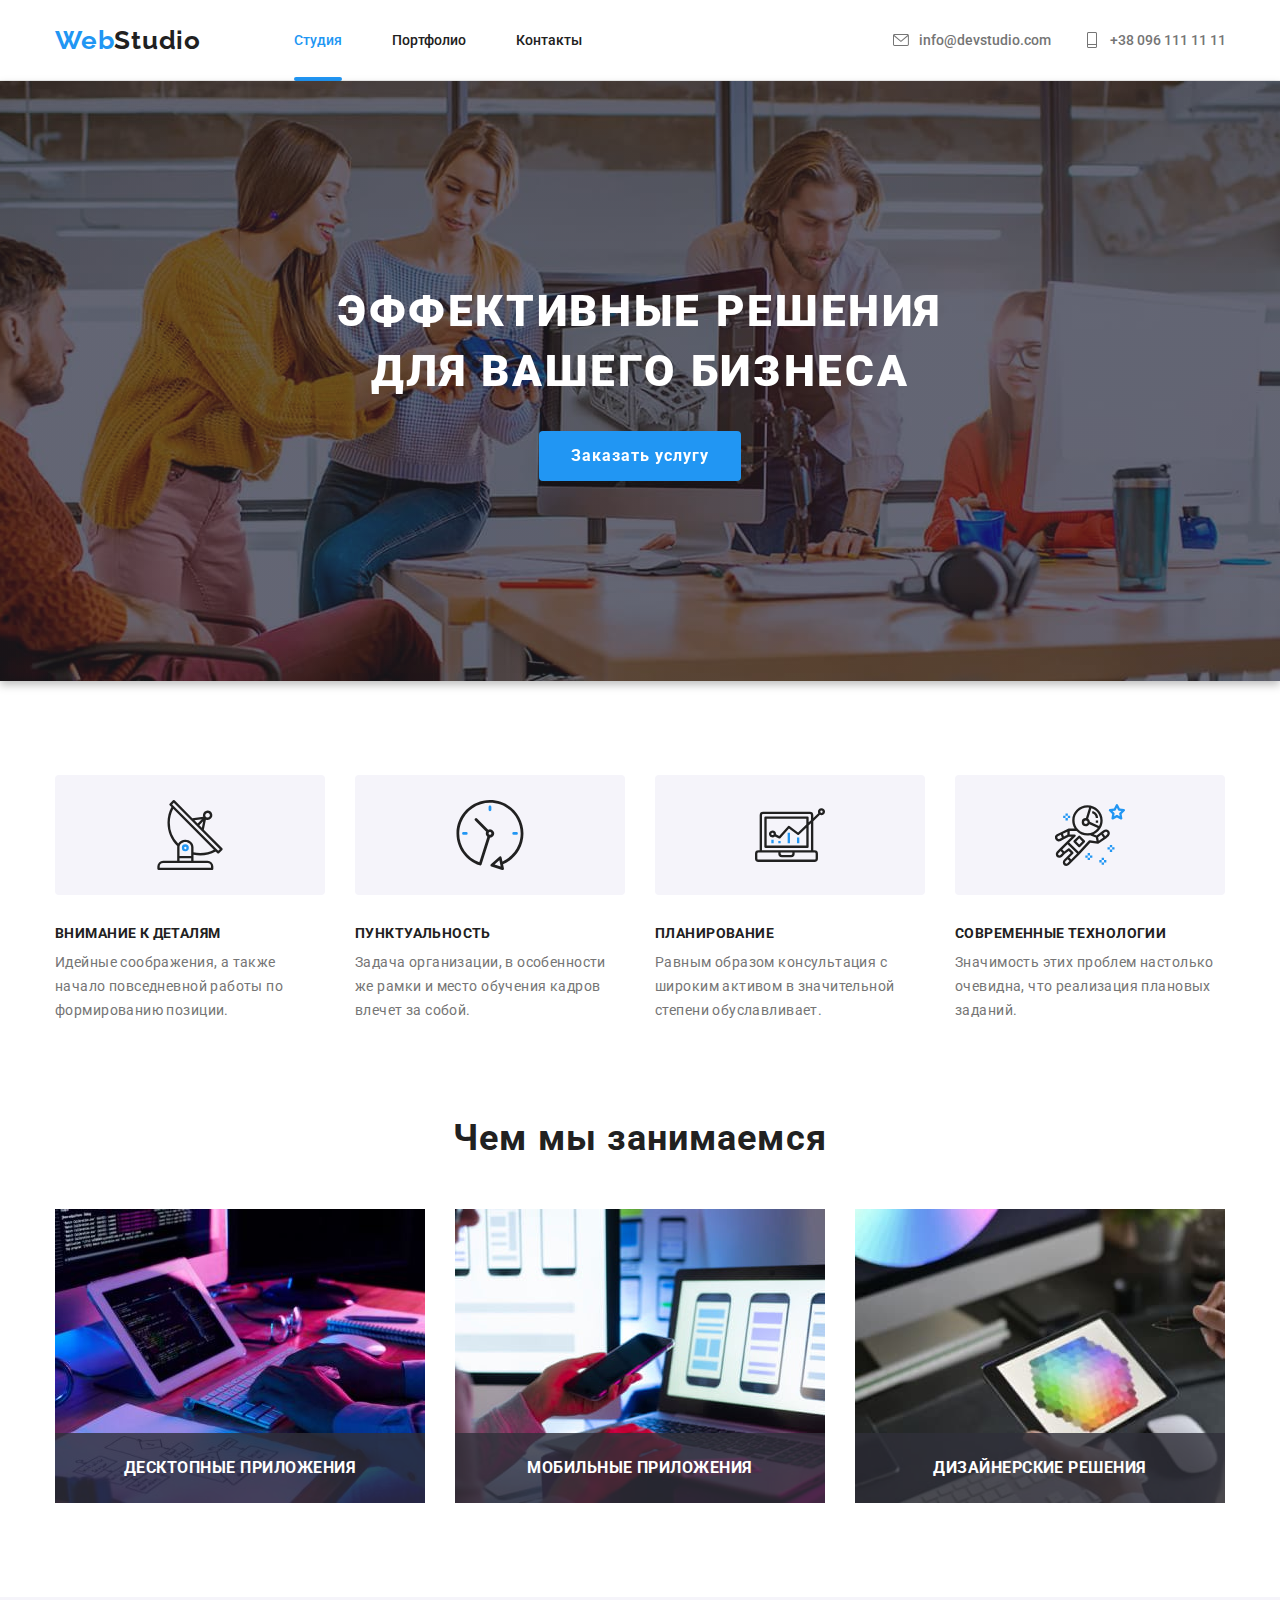
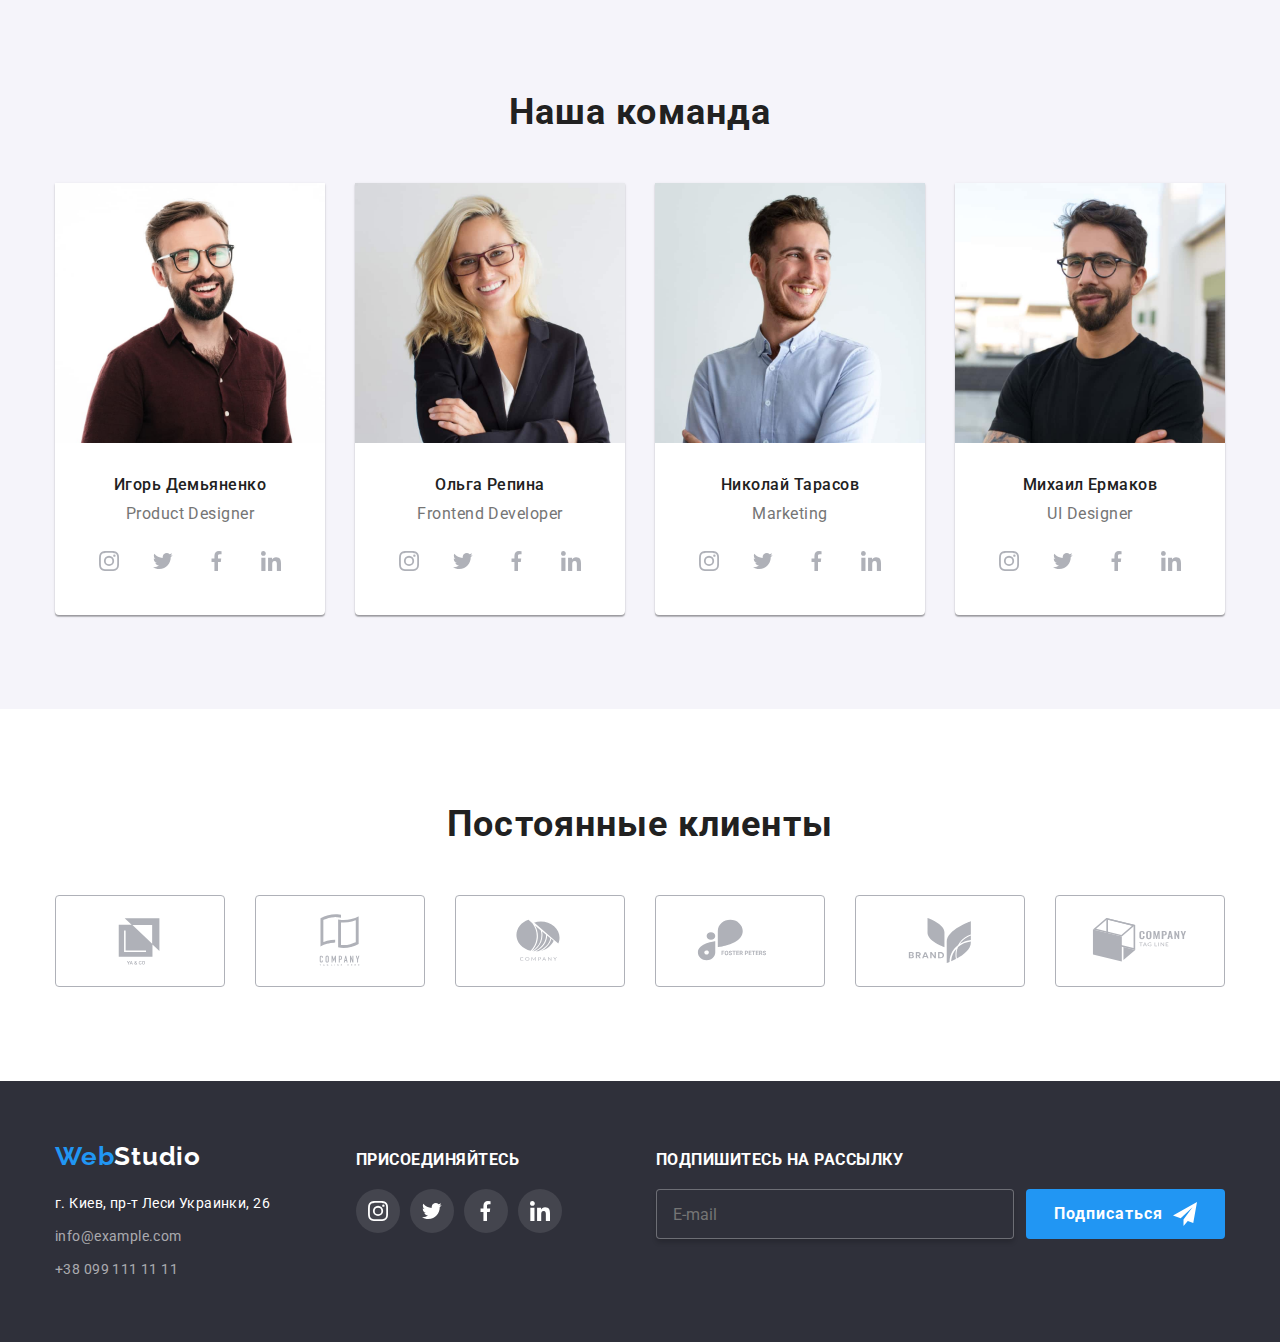
<file: index.html>
<!DOCTYPE html>
<html lang="ru">
  <head>
    <meta charset="UTF-8" />
    <meta http-equiv="X-UA-Compatible" content="IE=edge" />
    <meta name="viewport" content="width=device-width, initial-scale=1.0" />
    <link rel="preconnect" href="https://fonts.gstatic.com" />
    <link
      href="https://fonts.googleapis.com/css2?family=Raleway:wght@700&family=Roboto:wght@400;500;700;900&display=swap"
      rel="stylesheet"
    />
    <link rel="stylesheet" href="./css/main.min.css" />
    <title>Студия</title>
  </head>
  <body>
    <!-- Хедер -->
    <header class="header-section">
      <div class="container header-container">
        <!-- Лого -->
        <a href="./index.html" class="logo link">
          <span class="logo--accent-color">Web</span>Studio
        </a>
        <!-- Меню -->
        <nav>
          <ul class="nav-list list">
            <li class="nav-list__item">
              <a
                href="./index.html"
                class="nav-list__link link nav-list__link--current"
                >Студия</a
              >
            </li>
            <li class="nav-list__item">
              <a href="./portfolio.html" class="nav-list__link link"
                >Портфолио</a
              >
            </li>
            <li class="nav-list__item">
              <a href="#" class="nav-list__link link">Контакты</a>
            </li>
          </ul>
        </nav>

        <!-- Контакты -->
        <ul class="contacts-list list">
          <li class="contacts-list__item">
            <a
              href="mailto:info@devstudio.com"
              class="contacts-list__link link"
            >
              <svg
                class="contacts-list__icon-envelope"
                width="1rem"
                height="1rem"
              >
                <use href="./images/icons.svg#icon-envelope"></use>
              </svg>
              info@devstudio.com</a
            >
          </li>
          <li class="contacts-list__item">
            <a href="tel:+380961111111" class="contacts-list__link link"
              ><svg
                class="contacts-list__icon-phone"
                width="1rem"
                height="1rem"
              >
                <use href="./images/icons.svg#icon-phone"></use>
              </svg>
              +38 096 111 11 11</a
            >
          </li>
        </ul>
      </div>
    </header>
    <main>
      <!-- Герой -->
      <section class="hero-section section">
        <div class="container hero-container">
          <h1 class="hero-container__title">
            Эффективные решения для вашего бизнеса
          </h1>
          <button
            data-modal-open
            type="button"
            class="hero-container__order-button"
          >
            Заказать услугу
          </button>
        </div>
      </section>

      <!-- Наши преимущества -->
      <section class="benefits-section section">
        <div class="container benefits-container">
          <h2 class="container__title visually-hidden">Наши преимущества</h2>
          <ul class="benefits-container-list list">
            <li class="benefits-container__item">
              <div class="benefits-container__wrapper">
                <svg
                  class="benefits-container__icon-antenna"
                  width="1rem"
                  height="1rem"
                >
                  <use href="./images/icons.svg#icon-antenna"></use>
                </svg>
              </div>
              <h3 class="benefits-container__title">Внимание к деталям</h3>
              <p class="benefits-container__description">
                Идейные соображения, а также начало повседневной работы по
                формированию позиции.
              </p>
            </li>
            <li class="benefits-container__item">
              <div class="benefits-container__wrapper">
                <svg
                  class="benefits-container__icon-clock"
                  width="1rem"
                  height="1rem"
                >
                  <use href="./images/icons.svg#icon-clock"></use>
                </svg>
              </div>
              <h3 class="benefits-container__title">Пунктуальность</h3>
              <p class="benefits-container__description">
                Задача организации, в особенности же рамки и место обучения
                кадров влечет за собой.
              </p>
            </li>
            <li class="benefits-container__item">
              <div class="benefits-container__wrapper">
                <svg
                  class="benefits-container__icon-diagram"
                  width="1rem"
                  height="1rem"
                >
                  <use href="./images/icons.svg#icon-diagram"></use>
                </svg>
              </div>
              <h3 class="benefits-container__title">Планирование</h3>
              <p class="benefits-container__description">
                Равным образом консультация с широким активом в значительной
                степени обуславливает.
              </p>
            </li>
            <li class="benefits-container__item">
              <div class="benefits-container__wrapper">
                <svg
                  class="benefits-container__icon-astronaut"
                  width="1rem"
                  height="1rem"
                >
                  <use href="./images/icons.svg#icon-astronaut"></use>
                </svg>
              </div>
              <h3 class="benefits-container__title">Современные технологии</h3>
              <p class="benefits-container__description">
                Значимость этих проблем настолько очевидна, что реализация
                плановых заданий.
              </p>
            </li>
          </ul>
        </div>
      </section>

      <!-- Чем мы занимаемся -->
      <section class="offers-section section">
        <div class="container offers-container">
          <h2 class="container__title">Чем мы занимаемся</h2>
          <ul class="offers-container-list list">
            <li class="offers-container__item">
              <div class="offers-container-thumb">
                <img
                  src="./images/image1.jpg"
                  alt="Десктопные приложения"
                  width="370"
                />
                <h3 class="offers-container__label">Десктопные приложения</h3>
              </div>
            </li>
            <li class="offers-container__item">
              <div class="offers-container-thumb">
                <img
                  src="./images/image2.jpg"
                  alt="Мобильные приложения"
                  width="370"
                />
                <h3 class="offers-container__label">Мобильные приложения</h3>
              </div>
            </li>
            <li class="offers-container__item">
              <div class="offers-container-thumb">
                <img
                  src="./images/image3.jpg"
                  alt="Дизайнерские решения"
                  width="370"
                />
                <h3 class="offers-container__label">Дизайнерские решения</h3>
              </div>
            </li>
          </ul>
        </div>
      </section>

      <!-- Наша команда -->
      <section class="employee-section section">
        <div class="container employee-container">
          <h2 class="container__title">Наша команда</h2>
          <ul class="employee-container-list list">
            <li class="employee-container-list__item">
              <img
                src="./images/demyanenko.jpg"
                alt="Игорь Демьяненко"
                width="270"
                class="employee-container-list__image"
              />
              <div class="employee-container-list__wrapper">
                <h3 class="employee-container-list__name">Игорь Демьяненко</h3>
                <p class="employee-container-list__position">
                  Product Designer
                </p>
                <ul class="social-icons-list">
                  <li class="social-icons-list__item">
                    <a href="#" class="social-icons-list__link">
                      <svg class="social-icons-list__icon">
                        <use
                          href="./images/icons.svg#icon-instagram"
                          width="20"
                          height="20"
                        ></use>
                      </svg>
                    </a>
                  </li>
                  <li class="social-icons-list__item">
                    <a href="#" class="social-icons-list__link">
                      <svg class="social-icons-list__icon">
                        <use
                          href="./images/icons.svg#icon-twitter"
                          width="20"
                          height="20"
                        ></use>
                      </svg>
                    </a>
                  </li>
                  <li class="social-icons-list__item">
                    <a href="#" class="social-icons-list__link">
                      <svg class="social-icons-list__icon">
                        <use
                          href="./images/icons.svg#icon-facebook"
                          width="20"
                          height="20"
                        ></use>
                      </svg>
                    </a>
                  </li>
                  <li class="social-icons-list__item">
                    <a href="#" class="social-icons-list__link">
                      <svg class="social-icons-list__icon">
                        <use
                          href="./images/icons.svg#icon-linkedin"
                          width="20"
                          height="20"
                        ></use>
                      </svg>
                    </a>
                  </li>
                </ul>
              </div>
            </li>
            <li class="employee-container-list__item">
              <img
                src="./images/repina.jpg"
                alt="Ольга Репина"
                width="270"
                class="employee-container-list__image"
              />
              <div class="employee-container-list__wrapper">
                <h3 class="employee-container-list__name">Ольга Репина</h3>
                <p class="employee-container-list__position">
                  Frontend Developer
                </p>
                <ul class="social-icons-list">
                  <li class="social-icons-list__item">
                    <a href="#" class="social-icons-list__link">
                      <svg class="social-icons-list__icon">
                        <use
                          href="./images/icons.svg#icon-instagram"
                          width="20"
                          height="20"
                        ></use>
                      </svg>
                    </a>
                  </li>
                  <li class="social-icons-list__item">
                    <a href="#" class="social-icons-list__link">
                      <svg class="social-icons-list__icon">
                        <use
                          href="./images/icons.svg#icon-twitter"
                          width="20"
                          height="20"
                        ></use>
                      </svg>
                    </a>
                  </li>
                  <li class="social-icons-list__item">
                    <a href="#" class="social-icons-list__link">
                      <svg class="social-icons-list__icon">
                        <use
                          href="./images/icons.svg#icon-facebook"
                          width="20"
                          height="20"
                        ></use>
                      </svg>
                    </a>
                  </li>
                  <li class="social-icons-list__item">
                    <a href="#" class="social-icons-list__link">
                      <svg class="social-icons-list__icon">
                        <use
                          href="./images/icons.svg#icon-linkedin"
                          width="20"
                          height="20"
                        ></use>
                      </svg>
                    </a>
                  </li>
                </ul>
              </div>
            </li>
            <li class="employee-container-list__item">
              <img
                src="./images/tarasov.jpg"
                alt="Николай Тарасов"
                width="270"
                class="employee-container-list__image"
              />
              <div class="employee-container-list__wrapper">
                <h3 class="employee-container-list__name">Николай Тарасов</h3>
                <p class="employee-container-list__position">Marketing</p>
                <ul class="social-icons-list">
                  <li class="social-icons-list__item">
                    <a href="#" class="social-icons-list__link">
                      <svg class="social-icons-list__icon">
                        <use
                          href="./images/icons.svg#icon-instagram"
                          width="20"
                          height="20"
                        ></use>
                      </svg>
                    </a>
                  </li>
                  <li class="social-icons-list__item">
                    <a href="#" class="social-icons-list__link">
                      <svg class="social-icons-list__icon">
                        <use
                          href="./images/icons.svg#icon-twitter"
                          width="20"
                          height="20"
                        ></use>
                      </svg>
                    </a>
                  </li>
                  <li class="social-icons-list__item">
                    <a href="#" class="social-icons-list__link">
                      <svg class="social-icons-list__icon">
                        <use
                          href="./images/icons.svg#icon-facebook"
                          width="20"
                          height="20"
                        ></use>
                      </svg>
                    </a>
                  </li>
                  <li class="social-icons-list__item">
                    <a href="#" class="social-icons-list__link">
                      <svg class="social-icons-list__icon">
                        <use
                          href="./images/icons.svg#icon-linkedin"
                          width="20"
                          height="20"
                        ></use>
                      </svg>
                    </a>
                  </li>
                </ul>
              </div>
            </li>
            <li class="employee-container-list__item">
              <img
                src="./images/ermakov.jpg"
                alt="Михаил Ермаков"
                width="270"
                class="employee-container-list__image"
              />
              <div class="employee-container-list__wrapper">
                <h3 class="employee-container-list__name">Михаил Ермаков</h3>
                <p class="employee-container-list__position">UI Designer</p>
                <ul class="social-icons-list">
                  <li class="social-icons-list__item">
                    <a href="#" class="social-icons-list__link">
                      <svg class="social-icons-list__icon">
                        <use
                          href="./images/icons.svg#icon-instagram"
                          width="20"
                          height="20"
                        ></use>
                      </svg>
                    </a>
                  </li>
                  <li class="social-icons-list__item">
                    <a href="#" class="social-icons-list__link">
                      <svg class="social-icons-list__icon">
                        <use
                          href="./images/icons.svg#icon-twitter"
                          width="20"
                          height="20"
                        ></use>
                      </svg>
                    </a>
                  </li>
                  <li class="social-icons-list__item">
                    <a href="#" class="social-icons-list__link">
                      <svg class="social-icons-list__icon">
                        <use
                          href="./images/icons.svg#icon-facebook"
                          width="20"
                          height="20"
                        ></use>
                      </svg>
                    </a>
                  </li>
                  <li class="social-icons-list__item">
                    <a href="#" class="social-icons-list__link">
                      <svg class="social-icons-list__icon">
                        <use
                          href="./images/icons.svg#icon-linkedin"
                          width="20"
                          height="20"
                        ></use>
                      </svg>
                    </a>
                  </li>
                </ul>
              </div>
            </li>
          </ul>
        </div>
      </section>

      <!-- Постоянные клиенты -->
      <section class="customers-section section">
        <div class="container customers-container">
          <h2 class="container__title">Постоянные клиенты</h2>
          <ul class="customers-container-list list">
            <li class="customers-container-list__item">
              <a href="#" class="customers-container-list__link">
                <svg class="customers-container-list__icon">
                  <use
                    href="./images/icons.svg#icon-clients-logo1"
                    width="106"
                    height="60"
                  ></use>
                </svg>
              </a>
            </li>
            <li class="customers-container-list__item">
              <a href="#" class="customers-container-list__link">
                <svg class="customers-container-list__icon">
                  <use
                    href="./images/icons.svg#icon-clients-logo2"
                    width="106"
                    height="60"
                  ></use>
                </svg>
              </a>
            </li>
            <li class="customers-container-list__item">
              <a href="#" class="customers-container-list__link">
                <svg class="customers-container-list__icon">
                  <use
                    href="./images/icons.svg#icon-clients-logo3"
                    width="106"
                    height="60"
                  ></use>
                </svg>
              </a>
            </li>
            <li class="customers-container-list__item">
              <a href="#" class="customers-container-list__link">
                <svg class="customers-container-list__icon">
                  <use
                    href="./images/icons.svg#icon-clients-logo4"
                    width="106"
                    height="60"
                  ></use>
                </svg>
              </a>
            </li>
            <li class="customers-container-list__item">
              <a href="#" class="customers-container-list__link">
                <svg class="customers-container-list__icon">
                  <use
                    href="./images/icons.svg#icon-clients-logo5"
                    width="106"
                    height="60"
                  ></use>
                </svg>
              </a>
            </li>
            <li class="customers-container-list__item">
              <a href="#" class="customers-container-list__link">
                <svg class="customers-container-list__icon">
                  <use
                    href="./images/icons.svg#icon-clients-logo6"
                    width="106"
                    height="60"
                  ></use>
                </svg>
              </a>
            </li>
          </ul>
        </div>
      </section>
    </main>
    <!-- Футер -->
    <footer class="footer-section">
      <div class="container footer-container">
        <div class="footer-container-contacts">
          <!-- Лого -->
          <a href="./index.html" class="footer-container_logo logo link"
            ><span class="logo--accent-color">Web</span>Studio</a
          >
          <!-- Адрес -->
          <address class="footer-container-address">
            <p class="footer-container-address__post">
              г. Киев, пр-т Леси Украинки, 26
            </p>
            <ul class="address-list list">
              <li class="address-list__item">
                <a
                  href="mailto:info@example.com"
                  class="address-list__link link"
                  >info@example.com</a
                >
              </li>
              <li class="address-list__item">
                <a href="tel:+380991111111" class="address-list__link link"
                  >+38 099 111 11 11</a
                >
              </li>
            </ul>
          </address>
        </div>
        <div class="footer-container-welcome">
          <p class="footer-container-welcome__text">присоединяйтесь</p>
          <ul class="social-icons-list">
            <li class="social-icons-list__item">
              <a href="#" class="social-icons-list__link">
                <svg class="social-icons-list__icon">
                  <use
                    href="./images/icons.svg#icon-instagram"
                    width="20"
                    height="20"
                  ></use>
                </svg>
              </a>
            </li>
            <li class="social-icons-list__item">
              <a href="#" class="social-icons-list__link">
                <svg class="social-icons-list__icon">
                  <use
                    href="./images/icons.svg#icon-twitter"
                    width="20"
                    height="20"
                  ></use>
                </svg>
              </a>
            </li>
            <li class="social-icons-list__item">
              <a href="#" class="social-icons-list__link">
                <svg class="social-icons-list__icon">
                  <use
                    href="./images/icons.svg#icon-facebook"
                    width="20"
                    height="20"
                  ></use>
                </svg>
              </a>
            </li>
            <li class="social-icons-list__item">
              <a href="#" class="social-icons-list__link">
                <svg class="social-icons-list__icon">
                  <use
                    href="./images/icons.svg#icon-linkedin"
                    width="20"
                    height="20"
                  ></use>
                </svg>
              </a>
            </li>
          </ul>
        </div>
        <div class="footer-container-subscribe">
          <p class="footer-container-subscribe__text">Подпишитесь на рассылку</p>
          <form class="footer-subscribe-form" autocomplete="off">
            <label class="footer-subscribe-form__label"></label>
            <input
              class="footer-subscribe-form__input"
              type="email"
              placeholder="E-mail"
              name="e-mail"
              required=""
            />
            <button class="footer-subscribe-form__button" type="submit">
              Подписаться
              <svg
                class="footer-subscribe-form__button-icon"
                width="24"
                height="24"
              >
                <use href="./images/icons.svg#icon-send"></use>
              </svg>
            </button>
          </form>
        </div>
      </div>
    </footer>

    <!-- Модальное окно -->
    <div class="backdrop is-hidden" data-modal>
      <div class="modal">
        <button data-modal-close type="button" class="modal-close-button">
          <svg class="modal-close-button__icon">
            <use
              href="./images/icons.svg#icon-close-button"
              width="11"
              height="11"
            ></use>
          </svg>
        </button>
        <form class="modal-form" autocomplete="off">
          <p class="modal-form__title">
            Оставьте свои данные, мы вам перезвоним
          </p>

          <label class="modal-form__field">
            <span class="modal-form__label-name">Имя</span>
            <input
              type="text"
              name="user-name"
              class="modal-form__input"
              required
            />
            <svg class="modal-form__icon">
              <use
                href="./images/icons.svg#icon-person"
                width="18"
                height="18"
              ></use>
            </svg>
          </label>

          <label class="modal-form__field">
            <span class="modal-form__label-name">Телефон</span>
            <input
              type="tel"
              name="user-phone"
              class="modal-form__input"
              required
            />
            <svg class="modal-form__icon">
              <use
                href="./images/icons.svg#icon-phone-form"
                width="18"
                height="18"
              ></use>
            </svg>
          </label>

          <label class="modal-form__field">
            <span class="modal-form__label-name">Почта</span>
            <input
              type="email"
              name="user-mail"
              class="modal-form__input"
              required
            />
            <svg class="modal-form__icon">
              <use
                href="./images/icons.svg#icon-email-form"
                width="18"
                height="18"
              ></use>
            </svg>
          </label>

          <label class="modal-form__field modal-form__comment-field">
            <span class="modal-form__label-name">Комментарий</span>
            <textarea
              name="user-comment"
              class="modal-form__comment-area"
              placeholder="Введите текст"
            ></textarea>
          </label>

          <label class="modal-form__checkbox">
            <input
              type="checkbox"
              name="check"
              class="modal-form__checkbox-input"
            />
            <span class="modal-form__checkbox--custom">
              <svg class="modal-form__checkbox-icon">
                <use
                  href="./images/icons.svg#icon-check"
                  width="15"
                  height="15"
                ></use>
              </svg>
            </span>
            <span class="modal-form__checkbox-text">
              Соглашаюсь с рассылкой и принимаю
              <a href="#" class="modal-form__checkbox-link link">
                Условия договора</a
              >
            </span>
          </label>

          <button class="modal-form__button--submit" type="submit">
            Отправить
          </button>
        </form>
      </div>
    </div>

    <script src="./js/modal.js"></script>
  </body>
</html>
</file>
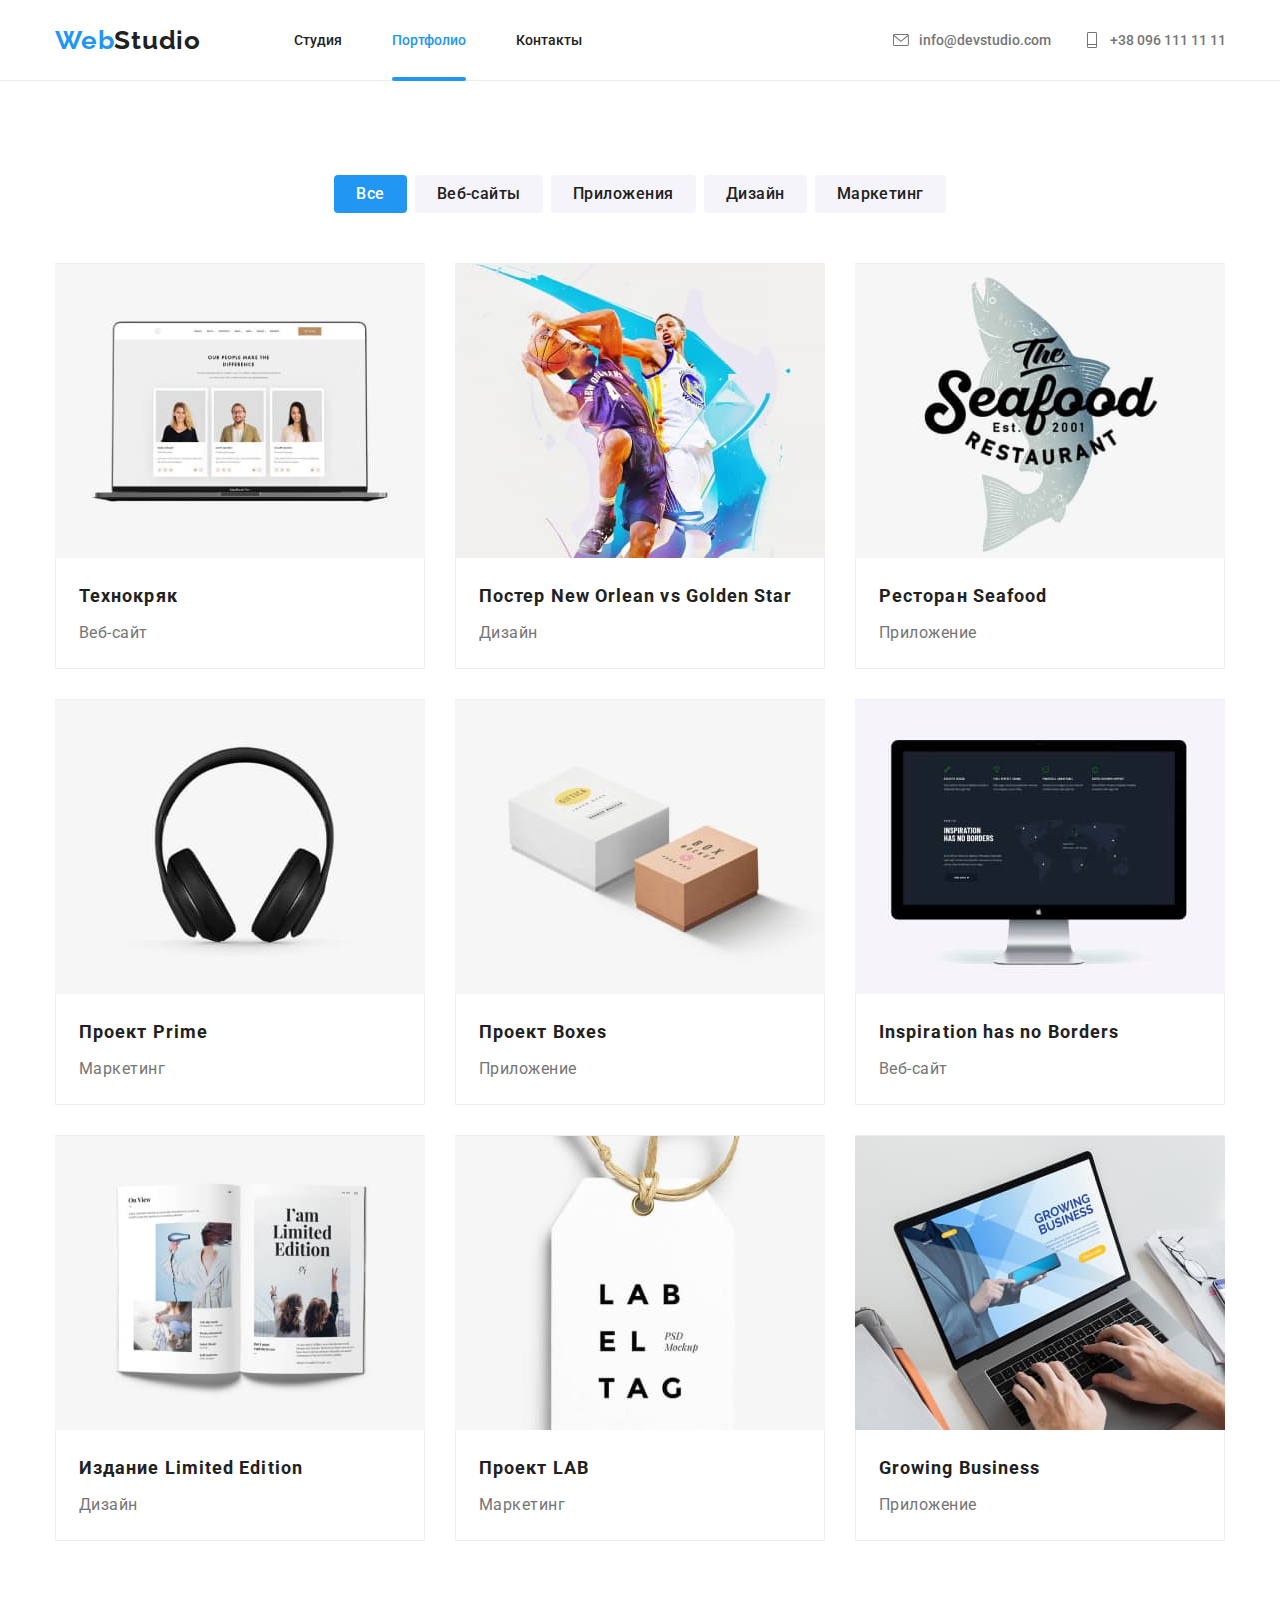
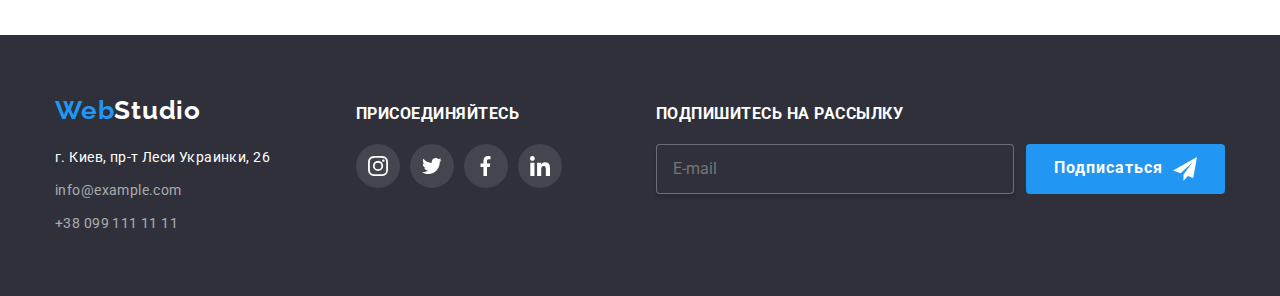
<file: portfolio.html>
<!DOCTYPE html>
<html lang="ru">
  <head>
    <meta charset="UTF-8" />
    <meta http-equiv="X-UA-Compatible" content="IE=edge" />
    <meta name="viewport" content="width=device-width, initial-scale=1.0" />
    <link rel="preconnect" href="https://fonts.gstatic.com" />
    <link
      href="https://fonts.googleapis.com/css2?family=Raleway:wght@700&family=Roboto:wght@400;500;700;900&display=swap"
      rel="stylesheet"
    />
    <link rel="stylesheet" href="./css/main.min.css" />
    <title>Студия</title>
  </head>
  <body>
    <!-- Хедер -->
    <header class="header-section">
      <div class="container header-container">
        <!-- Лого -->
        <a href="./index.html" class="logo link">
          <span class="logo--accent-color">Web</span>Studio
        </a>
        <!-- Меню -->
        <nav>
          <ul class="nav-list list">
            <li class="nav-list__item">
              <a href="./index.html" class="nav-list__link link">Студия</a>
            </li>
            <li class="nav-list__item">
              <a
                href="./portfolio.html"
                class="nav-list__link link nav-list__link--current"
                >Портфолио</a
              >
            </li>
            <li class="nav-list__item">
              <a href="#" class="nav-list__link link">Контакты</a>
            </li>
          </ul>
        </nav>

        <ul class="contacts-list list">
          <li class="contacts-list__item">
            <a
              href="mailto:info@devstudio.com"
              class="contacts-list__link link"
            >
              <svg
                class="contacts-list__icon-envelope"
                width="1rem"
                height="1rem"
              >
                <use href="./images/icons.svg#icon-envelope"></use>
              </svg>
              info@devstudio.com</a
            >
          </li>
          <li class="contacts-list__item">
            <a href="tel:+380961111111" class="contacts-list__link link"
              ><svg
                class="contacts-list__icon-phone"
                width="1rem"
                height="1rem"
              >
                <use href="./images/icons.svg#icon-phone"></use>
              </svg>
              +38 096 111 11 11</a
            >
          </li>
        </ul>
      </div>
    </header>
    <main>
      <!-- Портфолио -->
      <section class="section portfolio-section">
        <div class="container portfolio-container">
          <h1 class="visually-hidden">Портфолио</h1>

          <!--Фильтр-->

          <ul class="filter-list list">
            <li class="filter-list__item">
              <button
                type="button"
                class="filter-list__button filter-list__button--all"
              >
                Все
              </button>
            </li>
            <li class="filter-list__item">
              <button type="button" class="filter-list__button">
                Веб-сайты
              </button>
            </li>
            <li class="filter-list__item">
              <button type="button" class="filter-list__button">
                Приложения
              </button>
            </li>
            <li class="filter-list__item">
              <button type="button" class="filter-list__button">Дизайн</button>
            </li>
            <li class="filter-list__item">
              <button type="button" class="filter-list__button">
                Маркетинг
              </button>
            </li>
          </ul>

          <!-- Примеры работ -->

          <ul class="example-list list">
            <li class="example-list__item example-card">
              <a href="#" class="example-card__link">
                <div class="example-card__thumb">
                  <img
                    src="./images/portfolio-photo1.jpg"
                    alt="Технокряк"
                    width="370"
                    class="example-card__image"
                  />
                  <p class="example-card__overlay">
                    Технокряк это современная площадка распространения
                    коронавируса. Компании используют эту платформу для
                    цифрового шпионажа и атак на защищённые сервера конкурентов.
                  </p>
                </div>
                <div class="example-card__text">
                  <h3 class="example-card__title">Технокряк</h3>
                  <p class="example-card__type">Веб-сайт</p>
                </div>
              </a>
            </li>
            <li class="example-list__item example-card">
              <a href="#" class="example-card__link"
                ><div class="example-card__thumb">
                  <img
                    src="./images/portfolio-photo2.jpg"
                    alt="Постер Нью Орлеан"
                    width="370"
                    class="example-card__image"
                  />
                  <p class="example-card__overlay">
                    Технокряк это современная площадка распространения
                    коронавируса. Компании используют эту платформу для
                    цифрового шпионажа и атак на защищённые сервера конкурентов.
                  </p>
                </div>
                <div class="example-card__text">
                  <h3 class="example-card__title">
                    Постер New Orlean vs Golden Star
                  </h3>
                  <p class="example-card__type">Дизайн</p>
                </div></a
              >
            </li>
            <li class="example-list__item example-card">
              <a href="#" class="example-card__link"
                ><div class="example-card__thumb">
                  <img
                    src="./images/portfolio-photo3.jpg"
                    alt="Ресторан Сифуд "
                    width="370"
                    class="example-card__image"
                  />
                  <p class="example-card__overlay">
                    Технокряк это современная площадка распространения
                    коронавируса. Компании используют эту платформу для
                    цифрового шпионажа и атак на защищённые сервера конкурентов.
                  </p>
                </div>
                <div class="example-card__text">
                  <h3 class="example-card__title">Ресторан Seafood</h3>
                  <p class="example-card__type">Приложение</p>
                </div></a
              >
            </li>
            <li class="example-list__item example-card">
              <a href="#" class="example-card__link"
                ><div class="example-card__thumb">
                  <img
                    src="./images/portfolio-photo4.jpg"
                    alt="Проэкт Прайм"
                    width="370"
                    class="example-card__image"
                  />
                  <p class="example-card__overlay">
                    Технокряк это современная площадка распространения
                    коронавируса. Компании используют эту платформу для
                    цифрового шпионажа и атак на защищённые сервера конкурентов.
                  </p>
                </div>
                <div class="example-card__text">
                  <h3 class="example-card__title">Проект Prime</h3>
                  <p class="example-card__type">Маркетинг</p>
                </div></a
              >
            </li>
            <li class="example-list__item example-card">
              <a href="#" class="example-card__link"
                ><div class="example-card__thumb">
                  <img
                    src="./images/portfolio-photo5.jpg"
                    alt="Проэкт Боксес"
                    width="370"
                    class="example-card__image"
                  />
                  <p class="example-card__overlay">
                    Технокряк это современная площадка распространения
                    коронавируса. Компании используют эту платформу для
                    цифрового шпионажа и атак на защищённые сервера конкурентов.
                  </p>
                </div>
                <div class="example-card__text">
                  <h3 class="example-card__title">Проект Boxes</h3>
                  <p class="example-card__type">Приложение</p>
                </div></a
              >
            </li>
            <li class="example-list__item example-card">
              <a href="#" class="example-card__link"
                ><div class="example-card__thumb">
                  <img
                    src="./images/portfolio-photo6.jpg"
                    alt="Инспирейшн"
                    width="370"
                    class="example-card__image"
                  />
                  <p class="example-card__overlay">
                    Технокряк это современная площадка распространения
                    коронавируса. Компании используют эту платформу для
                    цифрового шпионажа и атак на защищённые сервера конкурентов.
                  </p>
                </div>
                <div class="example-card__text">
                  <h3 class="example-card__title">
                    Inspiration has no Borders
                  </h3>
                  <p class="example-card__type">Веб-сайт</p>
                </div></a
              >
            </li>
            <li class="example-list__item example-card">
              <a href="#" class="example-card__link"
                ><div class="example-card__thumb">
                  <img
                    src="./images/portfolio-photo7.jpg"
                    alt="Издание Лимитед"
                    width="370"
                    class="example-card__image"
                  />
                  <p class="example-card__overlay">
                    Технокряк это современная площадка распространения
                    коронавируса. Компании используют эту платформу для
                    цифрового шпионажа и атак на защищённые сервера конкурентов.
                  </p>
                </div>
                <div class="example-card__text">
                  <h3 class="example-card__title">Издание Limited Edition</h3>
                  <p class="example-card__type">Дизайн</p>
                </div></a
              >
            </li>
            <li class="example-list__item example-card">
              <a href="#" class="example-card__link"
                ><div class="example-card__thumb">
                  <img
                    src="./images/portfolio-photo8.jpg"
                    alt="Проэкт Лаб"
                    width="370"
                    class="example-card__image"
                  />
                  <p class="example-card__overlay">
                    Технокряк это современная площадка распространения
                    коронавируса. Компании используют эту платформу для
                    цифрового шпионажа и атак на защищённые сервера конкурентов.
                  </p>
                </div>
                <div class="example-card__text">
                  <h3 class="example-card__title">Проект LAB</h3>
                  <p class="example-card__type">Маркетинг</p>
                </div></a
              >
            </li>
            <li class="example-list__item example-card">
              <a href="#" class="example-card__link">
                <div class="example-card__thumb">
                  <img
                    src="./images/portfolio-photo9.jpg"
                    alt="Гровинг Бизнесс "
                    width="370"
                    class="example-card__image"
                  />
                  <p class="example-card__overlay">
                    Технокряк это современная площадка распространения
                    коронавируса. Компании используют эту платформу для
                    цифрового шпионажа и атак на защищённые сервера конкурентов.
                  </p>
                </div>
                <div class="example-card__text">
                  <h3 class="example-card__title">Growing Business</h3>
                  <p class="example-card__type">Приложение</p>
                </div></a
              >
            </li>
          </ul>
        </div>
      </section>
    </main>

    <!-- Футер -->
    <footer class="footer-section">
      <div class="container footer-container">
        <div class="footer-container-contacts">
          <!-- Лого -->
          <a href="./index.html" class="footer-container_logo logo link"
            ><span class="logo--accent-color">Web</span>Studio</a
          >
          <!-- Адрес -->
          <address class="footer-container-address">
            <p class="footer-container-address__post">
              г. Киев, пр-т Леси Украинки, 26
            </p>
            <ul class="address-list list">
              <li class="address-list__item">
                <a
                  href="mailto:info@example.com"
                  class="address-list__link link"
                  >info@example.com</a
                >
              </li>
              <li class="address-list__item">
                <a href="tel:+380991111111" class="address-list__link link"
                  >+38 099 111 11 11</a
                >
              </li>
            </ul>
          </address>
        </div>
        <div class="footer-container-welcome">
          <p class="footer-container-welcome__text">присоединяйтесь</p>
          <ul class="social-icons-list">
            <li class="social-icons-list__item">
              <a href="#" class="social-icons-list__link">
                <svg class="social-icons-list__icon">
                  <use
                    href="./images/icons.svg#icon-instagram"
                    width="20"
                    height="20"
                  ></use>
                </svg>
              </a>
            </li>
            <li class="social-icons-list__item">
              <a href="#" class="social-icons-list__link">
                <svg class="social-icons-list__icon">
                  <use
                    href="./images/icons.svg#icon-twitter"
                    width="20"
                    height="20"
                  ></use>
                </svg>
              </a>
            </li>
            <li class="social-icons-list__item">
              <a href="#" class="social-icons-list__link">
                <svg class="social-icons-list__icon">
                  <use
                    href="./images/icons.svg#icon-facebook"
                    width="20"
                    height="20"
                  ></use>
                </svg>
              </a>
            </li>
            <li class="social-icons-list__item">
              <a href="#" class="social-icons-list__link">
                <svg class="social-icons-list__icon">
                  <use
                    href="./images/icons.svg#icon-linkedin"
                    width="20"
                    height="20"
                  ></use>
                </svg>
              </a>
            </li>
          </ul>
        </div>
        <div class="footer-container-subscribe">
          <p class="footer-container-subscribe__text">
            Подпишитесь на рассылку
          </p>
          <form class="footer-subscribe-form" autocomplete="off">
            <label class="footer-subscribe-form__label"></label>
            <input
              class="footer-subscribe-form__input"
              type="email"
              placeholder="E-mail"
              name="e-mail"
              required=""
            />
            <button class="footer-subscribe-form__button" type="submit">
              Подписаться
              <svg
                class="footer-subscribe-form__button-icon"
                width="24"
                height="24"
              >
                <use href="./images/icons.svg#icon-send"></use>
              </svg>
            </button>
          </form>
        </div>
      </div>
    </footer>
  </body>
</html>
</file>
<file: css/main.min.css>
/*! modern-normalize v1.1.0 | MIT License | https://github.com/sindresorhus/modern-normalize */ul,ol{list-style:none;margin:0;padding:0}a{text-decoration:none;color:inherit;display:inline-block}h1,h2,h3{text-decoration:none;color:inherit;font-size:100%;font:inherit}*{margin:0;padding:0}code,kbd,samp,pre{font-family:'Open Sans', sans-serif;font-size:1em}*,::before,::after{box-sizing:border-box;margin:0;padding:0}html{line-height:1.15;-webkit-text-size-adjust:100%;-moz-tab-size:4;tab-size:4}body{margin:0;font-family:system-ui,-apple-system,"Segoe UI",Roboto,Helvetica,Arial,sans-serif,"Apple Color Emoji","Segoe UI Emoji"}hr{height:0;color:inherit}abbr[title]{text-decoration:underline dotted}b,strong{font-weight:bolder}code,kbd,samp,pre{font-family:ui-monospace, SFMono-Regular, Consolas, 'Liberation Mono', Menlo, monospace;font-size:1em}small{font-size:80%}sub,sup{font-size:75%;line-height:0;position:relative;vertical-align:baseline}sub{bottom:-0.25em}sup{top:-0.5em}table{text-indent:0;border-color:inherit}button,input,optgroup,select,textarea{font-family:inherit;font-size:100%;line-height:1.15;margin:0}button,select{text-transform:none}button,[type='button'],[type='reset'],[type='submit']{-webkit-appearance:button}::-moz-focus-inner{border-style:none;padding:0}:-moz-focusring{outline:1px dotted ButtonText}:-moz-ui-invalid{box-shadow:none}legend{padding:0}progress{vertical-align:baseline}::-webkit-inner-spin-button,::-webkit-outer-spin-button{height:auto}[type='search']{-webkit-appearance:textfield;outline-offset:-2px}::-webkit-search-decoration{-webkit-appearance:none}::-webkit-file-upload-button{-webkit-appearance:button;font:inherit}summary{display:list-item}:root{--accent-color: #2196f3;--primary-text-color: #212121;--secondary-text-color: #757575;--white-color: #ffffff;--bgc-hero: #2f303a;--bgc-hero-button-hover: #188ce8;--bgc-buttons-section: #f5f4fa;--portfolio-buttons-border-color: #eeeeee;--header-border-color: #ececec;--icons-color: #afb1b8;--hero-drop-shadow-color: rgba(0, 0, 0, 0.25);--hero-gradient-color: rgba(47, 48, 58, 0.4);--offers-label-bgc: rgba(47, 48, 58, 0.8);--footer-grey-text-color: rgba(255, 255, 255, 0.6);--footer-icons-bgc: rgba(255, 255, 255, 0.1);--footer-form-input-border: rgba(255, 255, 255, 0.3);--example-item-overlay-bgc: rgba(33, 150, 243, 0.9);--modal-backdrop-bgc: rgba(0, 0, 0, 0.5);--madal-close-border-color: rgba(0, 0, 0, 0.1);--form-input-border-color: rgba(33, 33, 33, 0.2)}.visually-hidden{position:absolute;width:1px;height:1px;margin:-1px;border:0;padding:0;white-space:nowrap;clip-path:inset(100%);clip:rect(0 0 0 0);overflow:hidden}body{font-family:"Roboto", sans-serif;font-style:normal;font-weight:400;color:var(--primary-text-color)}.list{list-style:none}.link{color:inherit;text-decoration:none}.section{padding:94px 0}.container{width:1200px;padding:0 15px;margin:0 auto}.container__title{font-weight:700;font-size:36px;line-height:1.167;text-align:center;letter-spacing:0.03em;margin-bottom:50px}.hero-container__order-button{font-family:inherit;font-weight:700;font-size:16px;line-height:1.875;display:flex;align-items:center;text-align:center;letter-spacing:0.06em;color:var(--white-color);background:var(--accent-color);border-style:none;border-radius:4px;cursor:pointer;padding:10px 32px;transition:background-color 250ms cubic-bezier(0.4, 0, 0.2, 1)}.hero-container__order-button:hover{background-color:var(--bgc-hero-button-hover)}.footer-subscribe-form__button{display:inline-flex;justify-content:center;align-items:center;font-weight:700;line-height:1.143;letter-spacing:0.06em;margin-left:12px;padding:10px 28px;color:var(--white-color);background:var(--accent-color);border-style:none;border-radius:4px;cursor:pointer;transition:background-color 250ms cubic-bezier(0.4, 0, 0.2, 1)}.footer-subscribe-form__button:hover{background-color:var(--bgc-hero-button-hover)}.footer-subscribe-form__button-icon{display:block;width:24px;height:24px;margin-left:10px;fill:currentColor}.modal-form__button--submit{display:inline-flex;justify-content:center;align-items:center;width:200px;font-size:16px;font-weight:700;line-height:1.875;letter-spacing:0.06em;margin-top:30px;padding:10px 55px;color:var(--white-color);background:var(--accent-color);border-style:none;border-radius:4px;cursor:pointer;position:absolute;bottom:40px;left:50%;transform:translateX(-50%);transition:background-color 250ms cubic-bezier(0.4, 0, 0.2, 1)}.modal-form__button--submit:hover{background-color:var(--bgc-hero-button-hover)}.logo{font-family:"Raleway", sans-serif;font-weight:700;font-size:26px;line-height:1.192;letter-spacing:0.03em;margin-right:93px;padding:24.625px 0}.logo--accent-color{color:var(--accent-color)}.footer-container_logo{color:var(--white-color);margin-bottom:20px;margin-right:0;padding:0}.header-section{background:var(--white-color);border-bottom:1px solid var(--header-border-color)}.header-container{display:flex;align-items:center;flex-direction:row}.nav-list__link--current{color:var(--accent-color)}.nav-list__link--current::after{content:"";display:inline-block;width:100%;height:4px;border-radius:2px;background-color:var(--accent-color);position:absolute;left:0px;bottom:-1px}.nav-list{display:inline-flex;width:294px;margin-right:305px;font-weight:500;font-size:14px;line-height:1.143}.nav-list__item{margin-right:50px;position:relative}.nav-list__item:last-child{margin-right:0px}.nav-list__link{padding:32px 0;transition:color 250ms cubic-bezier(0.4, 0, 0.2, 1)}.nav-list__link:hover,.nav-list__link:focus{color:var(--accent-color)}.contacts-list{display:flex;width:307px;justify-content:space-between;color:var(--secondary-text-color);font-weight:500;font-size:14px;line-height:1.143}.contacts-list__item{margin-right:30px;display:flex;align-items:center}.contacts-list__item:last-child{margin-right:0px}.contacts-list__icon-envelope,.contacts-list__icon-phone{fill:currentColor;margin-right:10px}.contacts-list__icon-envelope:hover,.contacts-list__icon-phone:hover{fill:currentColor}.contacts-list__link{width:161px;display:flex;align-items:center;padding:32px 0;transition:color 250ms cubic-bezier(0.4, 0, 0.2, 1)}.contacts-list__link:hover,.contacts-list__link:focus{color:var(--accent-color)}.hero-section.section{background:#c4c4c4;filter:drop-shadow(0px 4px 4px var(--hero-drop-shadow-color));background-image:linear-gradient(to right, var(--hero-gradient-color), var(--hero-gradient-color)),url(../images/hero-bgc-image.jpg);background-position:center;background-repeat:no-repeat;background-size:cover;padding-top:200px;padding-bottom:200px;max-width:1600px;margin:0 auto}.hero-container{display:flex;flex-direction:column;align-items:center}.hero-container__title{font-weight:900;font-size:44px;line-height:1.364;text-align:center;letter-spacing:0.06em;text-transform:uppercase;color:var(--white-color);width:696px;margin-top:0px;margin-bottom:30px}.benefits-section.section{padding-bottom:47px}.benefits-container{display:flex}.benefits-container-list{font-size:14px;letter-spacing:0.03em;display:flex}.benefits-container__item{width:270px;margin-right:30px}.benefits-container__item:last-child{margin-right:0px}.benefits-container__wrapper{width:auto;height:120px;background:var(--bgc-buttons-section);border-radius:4px;margin-bottom:30px;display:flex;justify-content:center;align-items:center}.benefits-container__icon-antenna,.benefits-container__icon-clock,.benefits-container__icon-diagram,.benefits-container__icon-astronaut{height:70px;width:auto}.benefits-container__title{font-weight:700;line-height:1.143;text-transform:uppercase;margin-bottom:10px}.benefits-container__description{line-height:1.714;color:var(--secondary-text-color)}.offers-section.section{padding-top:47px}.offers-container-list{display:flex}.offers-container__item{margin-right:30px}.offers-container__item:last-child{margin-right:0px}.offers-container-thumb{position:relative;width:370px;height:294px;overflow:hidden}.offers-container__label{display:inline-flex;justify-content:center;align-items:center;width:100%;height:70px;color:var(--white-color);font-weight:700;line-height:1.143;text-align:center;letter-spacing:0.03em;text-transform:uppercase;background-color:var(--offers-label-bgc);position:absolute;right:50%;bottom:0px;transform:translate(50%)}.employee-section{background-color:var(--bgc-buttons-section)}.employee-container-list{display:flex}.employee-container-list__item{border-radius:0px 0px 4px 4px;background-color:var(--white-color);width:270px;margin-right:30px;box-shadow:0px 1px 3px rgba(0,0,0,0.12),0px 1px 1px rgba(0,0,0,0.14),0px 2px 1px rgba(0,0,0,0.2)}.employee-container-list__item:last-child{margin-right:0px}.employee-container-list__image{display:block}.employee-container-list__wrapper{font-size:16px;line-height:1.187;text-align:center;letter-spacing:0.03em;width:270px;padding:32px 30px}.employee-container-list__name{font-weight:500;font-size:inherit;margin-bottom:10px}.employee-container-list__position{color:var(--secondary-text-color);margin-bottom:16px}.social-icons-list{display:flex;justify-content:center}.social-icons-list__item:not(:last-child){margin-right:10px}.social-icons-list__icon{width:20px;height:20px}.social-icons-list__link{width:44px;height:44px;display:flex;justify-content:center;align-items:center;border-radius:50%;fill:var(--icons-color);background-color:var(--white-color);transition:background-color 250ms cubic-bezier(0.4, 0, 0.2, 1),fill 250ms cubic-bezier(0.4, 0, 0.2, 1)}.social-icons-list__link:hover,.social-icons-list__link:focus{fill:var(--white-color);background-color:var(--accent-color)}.footer-container-welcome .social-icons-list__link{background:var(--footer-icons-bgc);fill:var(--white-color);transition:background 250ms cubic-bezier(0.4, 0, 0.2, 1)}.footer-container-welcome .social-icons-list__link:hover,.footer-container-welcome .social-icons-list__link:focus{background-color:var(--accent-color)}.footer-container-welcome .social-icons-list{display:flex;justify-content:left;padding-bottom:0}.customers-container-list{display:flex;justify-content:center}.customers-container-list__link{width:170px;height:92px;display:flex;justify-content:center;align-items:center;border:1px solid var(--icons-color);border-radius:4px;fill:var(--icons-color);transition:border 250ms cubic-bezier(0.4, 0, 0.2, 1),fill 250ms cubic-bezier(0.4, 0, 0.2, 1)}.customers-container-list__link:hover,.customers-container-list__link:focus{border:1px solid var(--accent-color);fill:var(--accent-color)}.customers-container-list__item:not(:last-child){margin-right:30px}.customers-container-list__icon{width:106px;height:60px}.footer-section{background-color:var(--bgc-hero);padding-top:60px;padding-bottom:60px}.footer-container{background-color:var(--bgc-hero);display:flex;align-items:baseline}.footer-container-contacts{display:flex;flex-direction:column;width:231px;margin-right:70px}.footer-container-address{font-style:normal;font-size:14px;line-height:1.714;letter-spacing:0.03em}.footer-container-address__post{color:var(--white-color);margin-bottom:9px}.address-list{color:var(--footer-grey-text-color)}.address-list__item:not(:last-child){margin-bottom:9px}.address-list__link{color:inherit;transition:color 250ms cubic-bezier(0.4, 0, 0.2, 1)}.address-list__link:hover,.address-list__link:focus{color:var(--accent-color)}.footer-container-welcome{margin-right:94px}.footer-container-welcome__text,.footer-container-subscribe__text{color:var(--white-color);font-weight:700;line-height:1.143;letter-spacing:0.03em;text-transform:uppercase;margin-bottom:20px;display:inline-block}.footer-subscribe-form{display:flex}.footer-subscribe-form__input{display:inline-block;width:358px;height:50px;padding-left:16px;border:1px solid var(--footer-form-input-border);box-shadow:0px 4px 4px rgba(0,0,0,0.15);border-radius:4px;color:var(--footer-grey-text-color);background-color:var(--bgc-hero);transition:border-color 250ms cubic-bezier(0.4, 0, 0.2, 1)}.footer-subscribe-form__input:hover,.footer-subscribe-form__input:focus{border-color:var(--accent-color);outline:none;cursor:pointer}.portfolio-container{display:flex;flex-direction:column}.filter-list{display:flex;justify-content:center;margin-bottom:50px}.filter-list__item:not(:last-child){margin-right:8px}.filter-list__button{font-weight:500;font-size:16px;line-height:1.625;text-align:center;letter-spacing:0.03em;color:inherit;border:none;background-color:var(--bgc-buttons-section);cursor:pointer;border-radius:4px;padding:6px 22px;transition:box-shadow 250ms cubic-bezier(0.4, 0, 0.2, 1),background-color 250ms cubic-bezier(0.4, 0, 0.2, 1),color 250ms cubic-bezier(0.4, 0, 0.2, 1)}.filter-list__button:hover,.filter-list__button:focus{color:var(--white-color);background-color:var(--accent-color);box-shadow:0px 3px 1px rgba(0,0,0,0.1),0px 1px 2px rgba(0,0,0,0.08),0px 2px 2px rgba(0,0,0,0.12)}.filter-list__button--all{color:var(--white-color);background-color:var(--accent-color)}.example-list{display:flex;flex-wrap:wrap}.example-card{width:370px;display:flex;flex-direction:column;margin-right:30px;margin-bottom:30px;background:var(--white-color);border:1px solid var(--portfolio-buttons-border-color)}.example-card__link{display:flex;flex-direction:column;justify-content:center;align-items:center;transition:box-shadow 250ms cubic-bezier(0.4, 0, 0.2, 1)}.example-card__link:hover,.example-card__link:focus{box-shadow:0px 1px 1px rgba(0,0,0,0.12),0px 4px 4px rgba(0,0,0,0.06),1px 4px 6px rgba(0,0,0,0.16)}.example-list__item:nth-child(3n+0){margin-right:0px}.example-list__item:nth-child(n+7){margin-bottom:0px}.example-card__thumb{position:relative;overflow:hidden}.example-card__overlay{position:absolute;top:100%;left:0;width:100%;height:100%;display:flex;justify-content:left;align-items:center;padding:0 24px;background-color:var(--example-item-overlay-bgc);font-size:18px;line-height:1.56;letter-spacing:0.03em;color:var(--white-color);transition:transform 250ms cubic-bezier(0.4, 0, 0.2, 1)}.example-card__link:hover .example-card__overlay,.example-card__link:focus .example-card__overlay{transform:translateY(-100%)}.example-card__image{display:block}.example-card__text{width:370px;padding:20px 24px}.example-card__title{font-weight:700;font-size:18px;line-height:2;letter-spacing:0.06em;margin-bottom:4px}.example-card__type{font-size:16px;line-height:1.875;letter-spacing:0.03em;color:var(--secondary-text-color)}.backdrop.is-hidden{visibility:hidden;opacity:0;pointer-events:none;transition:opacity 250ms cubic-bezier(0.4, 0, 0.2, 1),transform 250ms cubic-bezier(0.4, 0, 0.2, 1)}.backdrop{display:block;position:fixed;top:0;left:0;width:100%;height:100%;background-color:var(--modal-backdrop-bgc);opacity:1;visibility:visible}.backdrop.is-hidden .modal{transform:translate(-50%, -50%) scale(0.9)}.modal{display:block;position:absolute;background-color:var(--white-color);box-shadow:0px 1px 3px rgba(0,0,0,0.12),0px 1px 1px rgba(0,0,0,0.14),0px 2px 1px rgba(0,0,0,0.2);border-radius:4px;top:50%;left:50%;transform:translate(-50%, -50%) scale(1);visibility:visible;opacity:1;min-width:528px;min-height:581px;transition:opacity 250ms cubic-bezier(0.4, 0, 0.2, 1),transform 250ms cubic-bezier(0.4, 0, 0.2, 1);padding:40px}.modal-close-button{position:absolute;top:8px;right:8px;width:30px;height:30px;fill:#000000;background-color:var(--white-color);border:1px solid var(--madal-close-border-color);border-radius:50%;cursor:pointer;display:flex;justify-content:center;align-items:center;padding:0;transition:background-color 250ms cubic-bezier(0.4, 0, 0.2, 1),fill 250ms cubic-bezier(0.4, 0, 0.2, 1)}.modal-close-button:hover,.modal-close-button:focus{background-color:var(--accent-color);fill:var(--white-color)}.modal-close-button__icon{width:11px;height:11px}.modal-form{display:flex;flex-direction:column}.modal-form__title{font-weight:700;font-size:20px;line-height:1.15;text-align:center;letter-spacing:0.03em;color:var(--primary-text-color);margin-bottom:12px}.modal-form__label-name{font-size:12px;line-height:1.167;letter-spacing:0.01em;color:var(--secondary-text-color);margin-bottom:4px;display:block}.modal-form__field{display:flex;flex-direction:column;position:relative;margin-bottom:10px}.modal-form__comment-field{margin:0}.modal-form__input{padding-top:14px;padding-bottom:14px;padding-left:42px;width:448px;height:40px;color:var(--primary-text-color);border-width:1px;border-style:solid;border-color:var(--form-input-border-color);border-radius:4px;transition:border-color 250ms cubic-bezier(0.4, 0, 0.2, 1)}.modal-form__input:hover,.modal-form__input:focus,.modal-form__comment-area:hover,.modal-form__comment-area:focus{border-color:var(--accent-color);outline:none;cursor:pointer}.modal-form__comment-area{font-size:12px;line-height:1.667;letter-spacing:0.01em;width:448px;height:120px;padding:12px 16px;white-space:nowrap;resize:none;color:var(--primary-text-color);border-width:1px;border-style:solid;border-color:var(--form-input-border-color);border-radius:4px;transition:border-color 250ms cubic-bezier(0.4, 0, 0.2, 1)}.modal-form__icon{fill:var(--primary-text-color);width:18px;height:18px;position:absolute;left:15px;top:47%;transition:fill 250ms cubic-bezier(0.4, 0, 0.2, 1)}.modal-form__input:hover+.modal-form__icon,.modal-form__input:focus+.modal-form__icon{fill:var(--accent-color)}.checkbox-container{display:flex;align-items:center;cursor:pointer}.modal-form__checkbox{display:flex;align-items:center;position:relative;margin-top:20px}.modal-form__checkbox-input{position:absolute;width:1px;height:1px;margin:-1px;border:0;padding:0;clip:rect(0 0 0 0);overflow:hidden}.modal-form__checkbox--custom{position:absolute;left:12px;top:3 px;width:16px;height:15px;cursor:pointer;display:inline-flex;align-items:center;justify-content:center;border:2px solid var(--primary-text-color);border-radius:2px;transition:border-color 250ms cubic-bezier(0.4, 0, 0.2, 1),background-color 250ms cubic-bezier(0.4, 0, 0.2, 1)}.modal-form__checkbox--custom:hover,.modal-form__checkbox--custom:focus,.modal-checkbox:focus+.modal-form__checkbox--custom{border-color:var(--accent-color)}.modal-form__checkbox-input:checked+.modal-form__checkbox--custom{border-color:transparent;background-color:var(--accent-color);background-size:contain;background-origin:border-box}.modal-form__checkbox-input:checked+.modal-form__checkbox--custom .modal-form__checkbox-icon{width:15px;height:15px;position:absolute}.modal-form__checkbox-text{font-size:14px;margin-left:37px;line-height:1.71;letter-spacing:0.03em;align-items:center;cursor:pointer;color:var(--secondary-text-color)}.modal-form__checkbox-link{text-decoration:underline;color:var(--accent-color)}
/*# sourceMappingURL=main.min.css.map */
</file>
